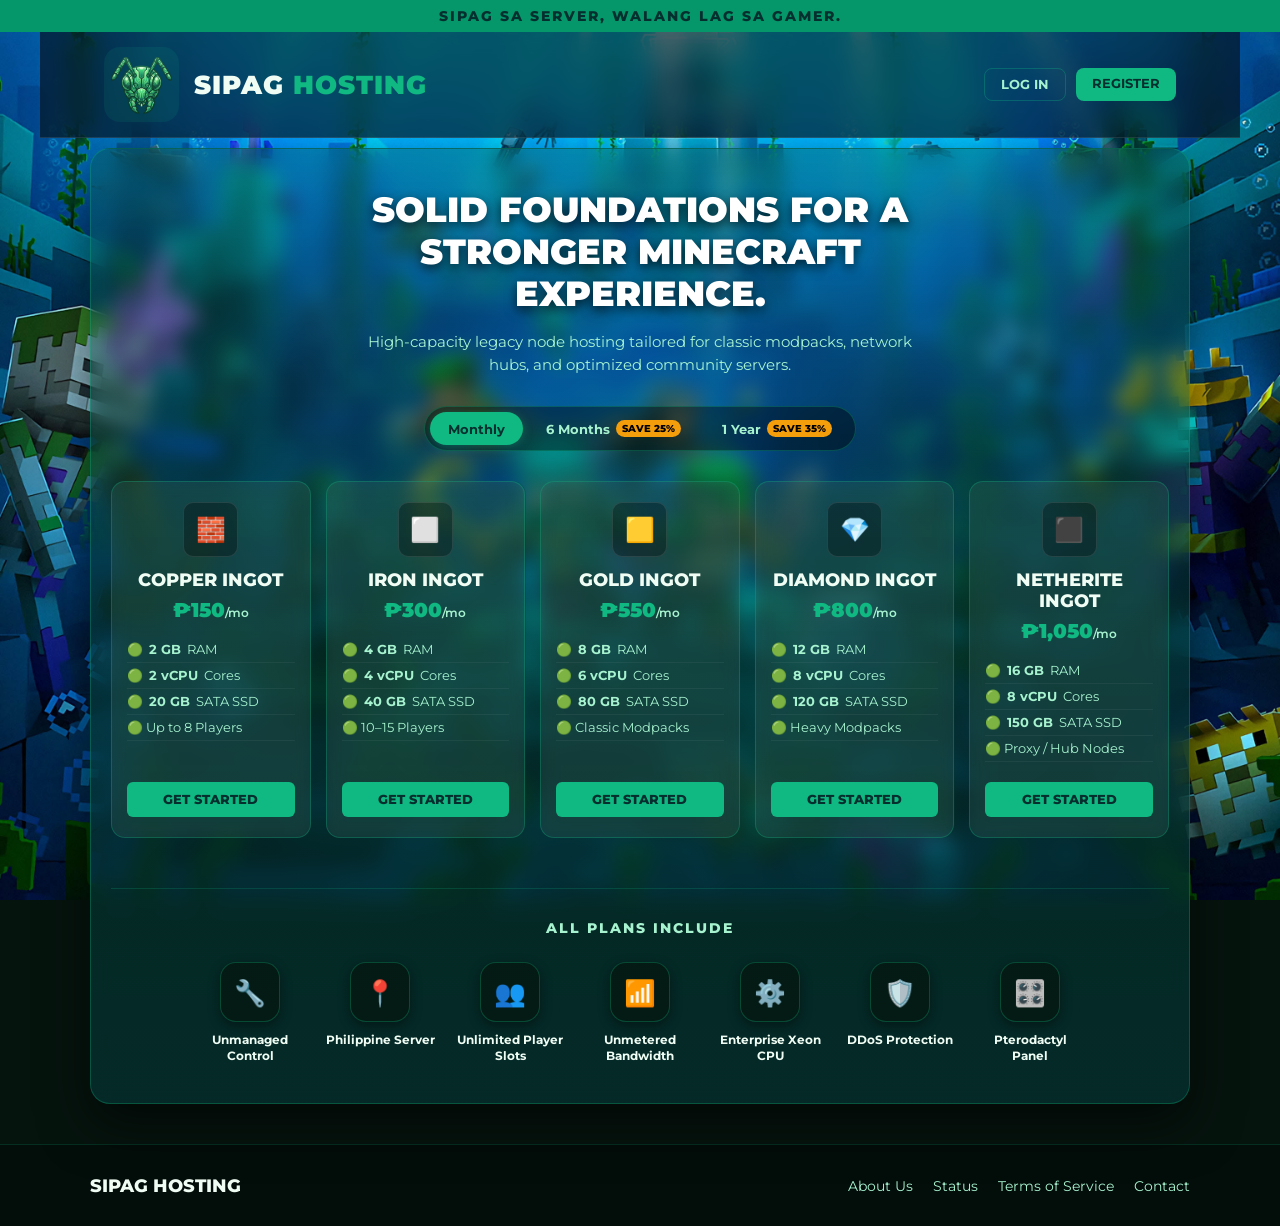
<file: index.html>
<!DOCTYPE html>
<html lang="en">
<head>
  <meta charset="UTF-8" />
  <meta name="viewport" content="width=device-width, initial-scale=1.0" />
  <title>Sipag Hosting | Solid Foundations for Minecraft</title>
  <link href="https://fonts.googleapis.com/css2?family=Montserrat:wght@400;700;800;900&display=swap" rel="stylesheet">
  <link rel="stylesheet" href="styles.css" />
  <style>
    body {
      background-image: url('images/shbg.jpg'); /* Replace with your exact filename */
      background-size: cover;
      background-position: center;
      background-repeat: no-repeat;
      background-attachment: fixed;
    }
  </style>
</head>
<body>

  <!-- Top Announcement Bar -->
  <div class="top-banner">
    Sipag sa Server, Walang Lag sa Gamer.
  </div>

  <!-- Header with Auth Buttons -->
  <header class="header">
    <a href="index.html" class="brand-container brand-link">
      <div class="logo-container">
        <img src="images/logo.png" alt="Sipag Hosting Logo" />
      </div>
      <h1 class="brand-title">SIPAG <span>HOSTING</span></h1>
    </a>

    <!-- Navigation Redirect Buttons -->
    <nav class="nav-links">
      <a href="login.html" class="nav-btn-secondary" id="nav-login-btn">Log In</a>
      <a href="register.html" class="nav-btn-primary" id="nav-register-btn">Register</a>
      <a href="dashboard.html" class="nav-btn-primary" id="nav-dashboard-btn" style="display:none;">Dashboard</a>
      <button onclick="logoutMain()" class="nav-btn-secondary" id="nav-logout-btn" style="display:none; cursor:pointer;">Logout</button>
    </nav>
  </header>

  <!-- Hero Section & Glass Card Layout -->
  <main class="hero-stage">
    <h2 class="hero-title">Solid Foundations for a Stronger Minecraft Experience.</h2>
    <p class="hero-subtitle">High-capacity legacy node hosting tailored for classic modpacks, network hubs, and optimized community servers.</p>

    <!-- Subscription Billing Cycle Selector -->
    <div class="billing-container">
      <div class="billing-toggle">
        <button class="toggle-btn active" data-period="monthly" onclick="setBilling('monthly')">Monthly</button>
        <button class="toggle-btn" data-period="half-year" onclick="setBilling('half-year')">
          6 Months <span class="discount-badge">SAVE 25%</span>
        </button>
        <button class="toggle-btn" data-period="yearly" onclick="setBilling('yearly')">
          1 Year <span class="discount-badge">SAVE 35%</span>
        </button>
      </div>
    </div>

    <!-- Pricing Tiers Grid -->
    <div class="tiers-grid">
      
      <!-- Copper Ingot -->
      <div class="tier-card">
        <div class="badge-icon">🧱</div>
        <div class="tier-name">Copper Ingot</div>
        <div class="tier-price"><span id="price-copper">₱150</span><span class="period" id="period-copper">/mo</span></div>
        <ul class="tier-specs">
          <li>🟢 <strong>2 GB</strong> RAM</li>
          <li>🟢 <strong>2 vCPU</strong> Cores</li>
          <li>🟢 <strong>20 GB</strong> SATA SSD</li>
          <li>🟢 Up to 8 Players</li>
        </ul>
        <button class="btn-start" onclick="selectPlan('Copper Ingot', 150)">Get Started</button>
      </div>

      <!-- Iron Ingot -->
      <div class="tier-card">
        <div class="badge-icon">⬜</div>
        <div class="tier-name">Iron Ingot</div>
        <div class="tier-price"><span id="price-iron">₱300</span><span class="period" id="period-iron">/mo</span></div>
        <ul class="tier-specs">
          <li>🟢 <strong>4 GB</strong> RAM</li>
          <li>🟢 <strong>4 vCPU</strong> Cores</li>
          <li>🟢 <strong>40 GB</strong> SATA SSD</li>
          <li>🟢 10–15 Players</li>
        </ul>
        <button class="btn-start" onclick="selectPlan('Iron Ingot', 300)">Get Started</button>
      </div>

      <!-- Gold Ingot -->
      <div class="tier-card">
        <div class="badge-icon">🟨</div>
        <div class="tier-name">Gold Ingot</div>
        <div class="tier-price"><span id="price-gold">₱550</span><span class="period" id="period-gold">/mo</span></div>
        <ul class="tier-specs">
          <li>🟢 <strong>8 GB</strong> RAM</li>
          <li>🟢 <strong>6 vCPU</strong> Cores</li>
          <li>🟢 <strong>80 GB</strong> SATA SSD</li>
          <li>🟢 Classic Modpacks</li>
        </ul>
        <button class="btn-start" onclick="selectPlan('Gold Ingot', 550)">Get Started</button>
      </div>

      <!-- Diamond Ingot -->
      <div class="tier-card">
        <div class="badge-icon">💎</div>
        <div class="tier-name">Diamond Ingot</div>
        <div class="tier-price"><span id="price-diamond">₱800</span><span class="period" id="period-diamond">/mo</span></div>
        <ul class="tier-specs">
          <li>🟢 <strong>12 GB</strong> RAM</li>
          <li>🟢 <strong>8 vCPU</strong> Cores</li>
          <li>🟢 <strong>120 GB</strong> SATA SSD</li>
          <li>🟢 Heavy Modpacks</li>
        </ul>
        <button class="btn-start" onclick="selectPlan('Diamond Ingot', 800)">Get Started</button>
      </div>

      <!-- Netherite Ingot -->
      <div class="tier-card">
        <div class="badge-icon">⬛</div>
        <div class="tier-name">Netherite Ingot</div>
        <div class="tier-price"><span id="price-netherite">₱1,050</span><span class="period" id="period-netherite">/mo</span></div>
        <ul class="tier-specs">
          <li>🟢 <strong>16 GB</strong> RAM</li>
          <li>🟢 <strong>8 vCPU</strong> Cores</li>
          <li>🟢 <strong>150 GB</strong> SATA SSD</li>
          <li>🟢 Proxy / Hub Nodes</li>
        </ul>
        <button class="btn-start" onclick="selectPlan('Netherite Ingot', 1050)">Get Started</button>
      </div>

    </div>

    <!-- Features Highlight Bar -->
    <section class="features-container">
      <h3 class="features-title">ALL PLANS INCLUDE</h3>
      <div class="features-grid">
        <div class="feature-item"><div class="feature-icon-box">🔧</div><span class="feature-label">Unmanaged Control</span></div>
        <div class="feature-item"><div class="feature-icon-box">📍</div><span class="feature-label">Philippine Server</span></div>
        <div class="feature-item"><div class="feature-icon-box">👥</div><span class="feature-label">Unlimited Player Slots</span></div>
        <div class="feature-item"><div class="feature-icon-box">📶</div><span class="feature-label">Unmetered Bandwidth</span></div>
        <div class="feature-item"><div class="feature-icon-box">⚙️</div><span class="feature-label">Enterprise Xeon CPU</span></div>
        <div class="feature-item"><div class="feature-icon-box">🛡️</div><span class="feature-label">DDoS Protection</span></div>
        <div class="feature-item"><div class="feature-icon-box">🎛️</div><span class="feature-label">Pterodactyl Panel</span></div>
      </div>
    </section>

  </main>

  <!-- Footer -->
  <footer class="footer">
    <div class="footer-content">
      <div class="footer-brand">SIPAG HOSTING</div>
      <div class="footer-links">
        <a href="#">About Us</a>
        <a href="#">Status</a>
        <a href="#">Terms of Service</a>
        <a href="#">Contact</a>
      </div>
    </div>
  </footer>

  <script>
    let currentPeriod = 'monthly';
    const baseMonthlyPrices = { copper: 150, iron: 300, gold: 550, diamond: 800, netherite: 1050 };

    function setBilling(period) {
      currentPeriod = period;
      document.querySelectorAll('.toggle-btn').forEach(btn => btn.classList.remove('active'));
      document.querySelector(`[data-period="${period}"]`).classList.add('active');

      let discountMultiplier = 1.0;
      if (period === 'half-year') discountMultiplier = 0.75;
      else if (period === 'yearly') discountMultiplier = 0.65;

      for (const [tier, basePrice] of Object.entries(baseMonthlyPrices)) {
        const discountedMonthlyRate = Math.round(basePrice * discountMultiplier);
        document.getElementById(`price-${tier}`).textContent = `₱${discountedMonthlyRate.toLocaleString()}`;
      }
    }

    function selectPlan(planName, basePrice) {
      const selected = { planName, basePrice, period: currentPeriod };
      localStorage.setItem('sipag_pending_plan', JSON.stringify(selected));

      const currentUser = localStorage.getItem('sipag_user');
      if (currentUser) {
        window.location.href = 'dashboard.html';
      } else {
        window.location.href = 'register.html';
      }
    }

    function checkLoginState() {
      const user = JSON.parse(localStorage.getItem('sipag_user'));
      const loginBtn = document.getElementById('nav-login-btn');
      const registerBtn = document.getElementById('nav-register-btn');
      const dashboardBtn = document.getElementById('nav-dashboard-btn');
      const logoutBtn = document.getElementById('nav-logout-btn');

      if (user) {
        loginBtn.style.display = 'none';
        registerBtn.style.display = 'none';
        dashboardBtn.style.display = 'inline-block';
        logoutBtn.style.display = 'inline-block';
      } else {
        loginBtn.style.display = 'inline-block';
        registerBtn.style.display = 'inline-block';
        dashboardBtn.style.display = 'none';
        logoutBtn.style.display = 'none';
      }
    }

    function logoutMain() {
      localStorage.removeItem('sipag_user');
      checkLoginState();
    }

    checkLoginState();
  </script>
</body>
</html>
</file>
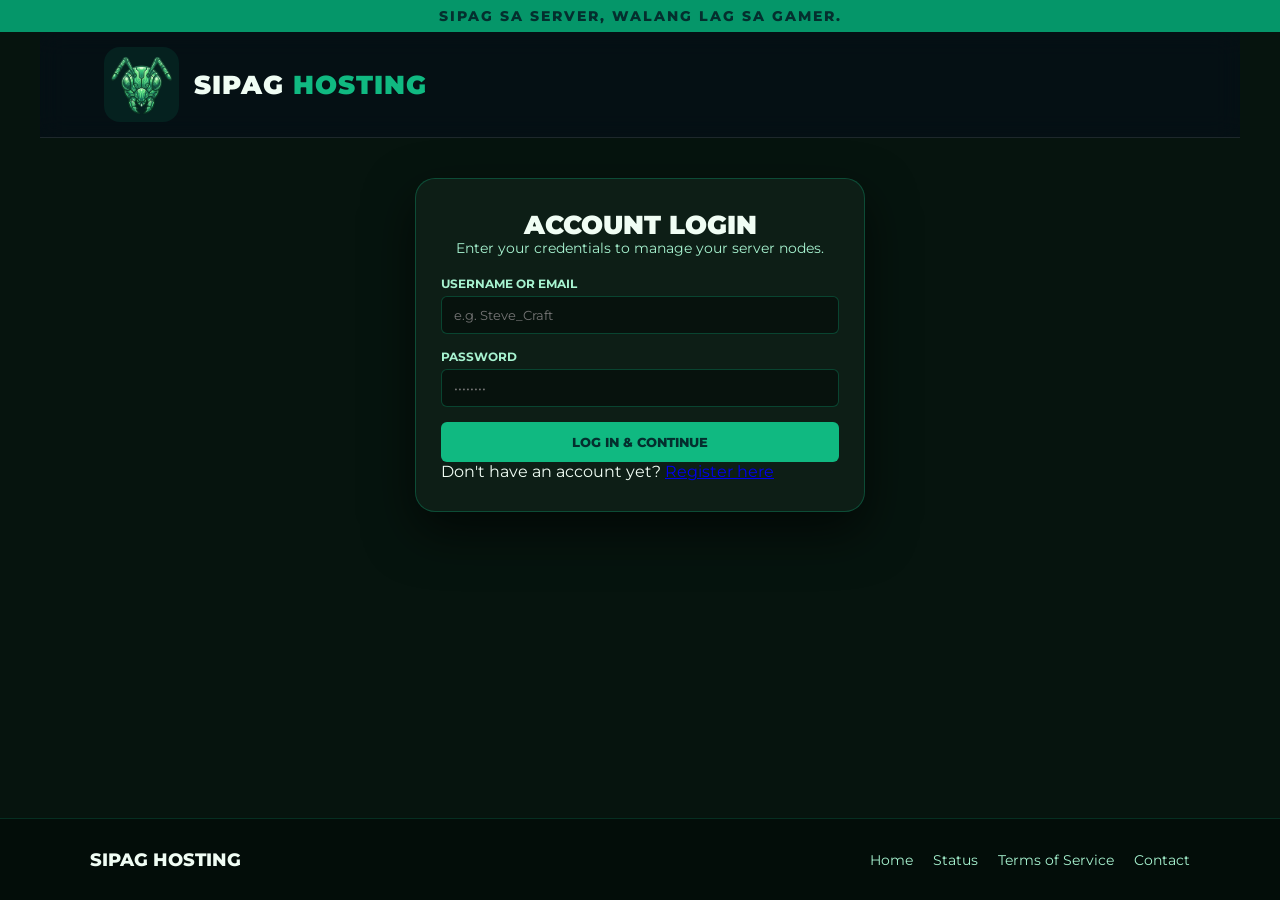
<file: login.html>
<!DOCTYPE html>
<html lang="en">
<head>
  <meta charset="UTF-8" />
  <meta name="viewport" content="width=device-width, initial-scale=1.0" />
  <title>Login | Sipag Hosting</title>
  <link href="https://fonts.googleapis.com/css2?family=Montserrat:wght@400;700;800;900&display=swap" rel="stylesheet">
  <link rel="stylesheet" href="styles.css" />
</head>
<body>

  <!-- Top Announcement Bar -->
  <div class="top-banner">
    Sipag sa Server, Walang Lag sa Gamer.
  </div>

  <!-- Header -->
  <header class="header">
    <a href="index.html" class="brand-container brand-link">
      <div class="logo-container">
        <img src="images/logo.png" alt="Sipag Hosting Logo" />
      </div>
      <h1 class="brand-title">SIPAG <span>HOSTING</span></h1>
    </a>
  </header>

  <!-- Login Card Stage -->
  <main class="auth-stage">
    <div class="auth-card">
      <h2 class="auth-title">Account Login</h2>
      <p class="auth-subtitle" id="login-notice">Enter your credentials to manage your server nodes.</p>

      <form class="auth-form" onsubmit="handleLogin(event)">
        <div class="form-group">
          <label for="username">Username or Email</label>
          <input type="text" id="username" placeholder="e.g. Steve_Craft" required />
        </div>

        <div class="form-group">
          <label for="password">Password</label>
          <input type="password" id="password" placeholder="••••••••" required />
        </div>

        <button type="submit" class="btn-submit">Log In & Continue</button>
      </form>

      <p class="auth-footer-text">
        Don't have an account yet? <a href="register.html">Register here</a>
      </p>
    </div>
  </main>

  <!-- Footer -->
  <footer class="footer">
    <div class="footer-content">
      <div class="footer-brand">SIPAG HOSTING</div>
      <div class="footer-links">
        <a href="index.html">Home</a>
        <a href="#">Status</a>
        <a href="#">Terms of Service</a>
        <a href="#">Contact</a>
      </div>
    </div>
  </footer>

  <script>
    // Check if user came from selecting a hosting tier
    const pendingPlan = JSON.parse(localStorage.getItem('sipag_pending_plan'));
    if (pendingPlan) {
      document.getElementById('login-notice').innerHTML = `Log in to add <strong>${pendingPlan.planName} (${pendingPlan.period})</strong> to your account.`;
    }

    function handleLogin(event) {
      event.preventDefault();
      const usernameInput = document.getElementById('username').value;
      
      const user = {
        username: usernameInput,
        email: usernameInput.includes('@') ? usernameInput : `${usernameInput.toLowerCase()}@minecraft.ph`
      };

      // Save logged-in user state
      localStorage.setItem('sipag_user', JSON.stringify(user));

      // Add subscription if a pending plan exists
      if (pendingPlan) {
        let subs = JSON.parse(localStorage.getItem('sipag_subscriptions')) || [];
        subs.push({
          id: 'MC-' + Math.floor(1000 + Math.random() * 9000),
          plan: pendingPlan.planName,
          period: pendingPlan.period,
          status: 'Active',
          ip: '103.21.244.' + Math.floor(Math.random() * 250) + ':25565'
        });
        localStorage.setItem('sipag_subscriptions', JSON.stringify(subs));
        localStorage.removeItem('sipag_pending_plan');
      }

      window.location.href = 'dashboard.html';
    }
  </script>
</body>
</html>
</file>
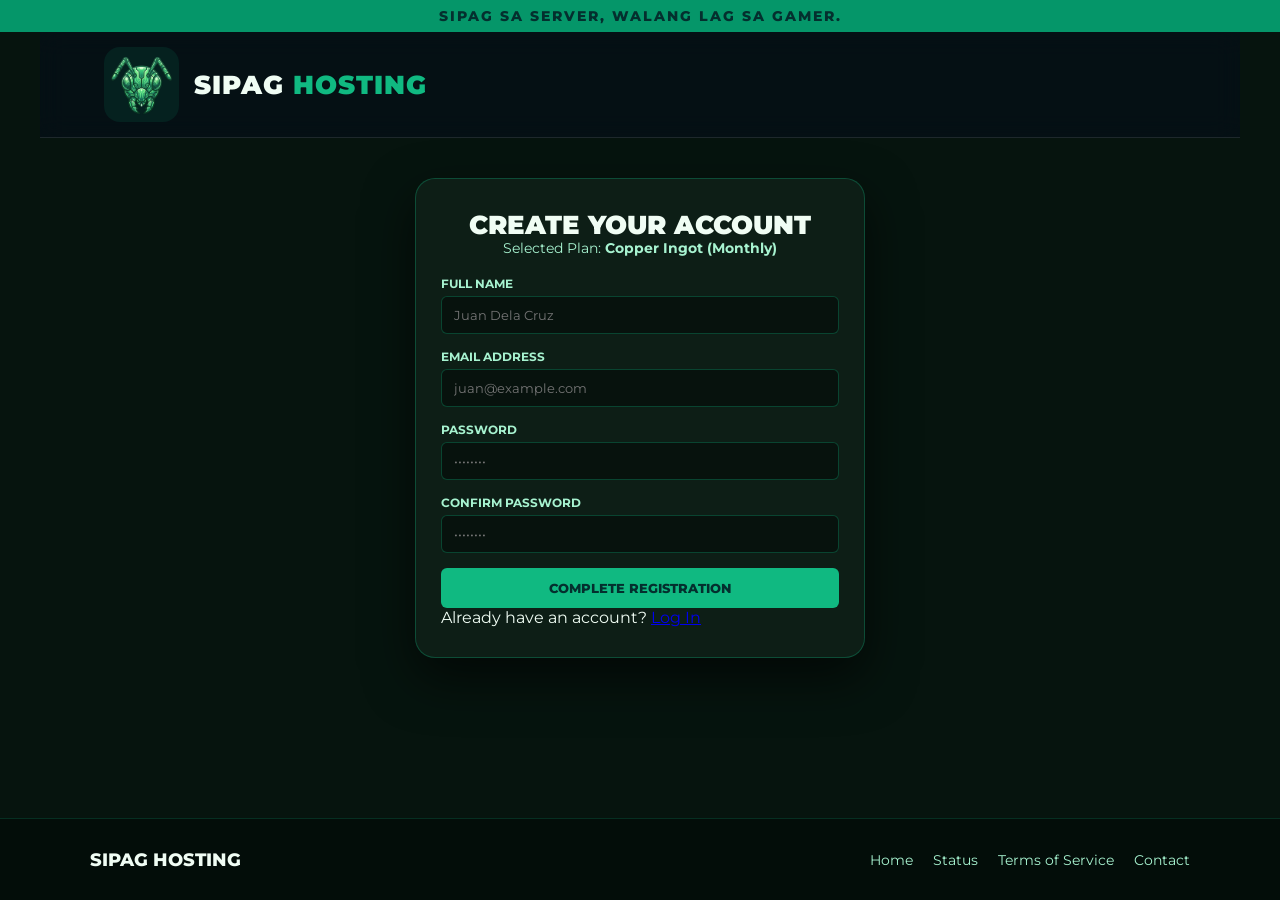
<file: register.html>
<!DOCTYPE html>
<html lang="en">
<head>
  <meta charset="UTF-8" />
  <meta name="viewport" content="width=device-width, initial-scale=1.0" />
  <title>Register | Sipag Hosting</title>
  <link href="https://fonts.googleapis.com/css2?family=Montserrat:wght@400;700;800;900&display=swap" rel="stylesheet">
  <link rel="stylesheet" href="styles.css" />
</head>
<body>

  <div class="top-banner">
    Sipag sa Server, Walang Lag sa Gamer.
  </div>

  <header class="header">
    <a href="index.html" class="brand-container brand-link">
      <div class="logo-container">
        <img src="images/logo.png" alt="Sipag Hosting Logo" />
      </div>
      <h1 class="brand-title">SIPAG <span>HOSTING</span></h1>
    </a>
  </header>

  <main class="auth-stage">
    <div class="auth-card">
      <h2 class="auth-title">Create Your Account</h2>
      <p class="auth-subtitle">Selected Plan: <strong id="selected-plan-display">Loading...</strong></p>

      <form class="auth-form" action="#" method="POST" onsubmit="event.preventDefault(); alert('Registration submitted successfully!');">
        
        <input type="hidden" id="plan-input" name="plan" value="" />
        <input type="hidden" id="billing-input" name="billing" value="" />

        <div class="form-group">
          <label for="fullname">Full Name</label>
          <input type="text" id="fullname" name="fullname" placeholder="Juan Dela Cruz" required />
        </div>

        <div class="form-group">
          <label for="email">Email Address</label>
          <input type="email" id="email" name="email" placeholder="juan@example.com" required />
        </div>

        <div class="form-group">
          <label for="password">Password</label>
          <input type="password" id="password" name="password" placeholder="••••••••" required />
        </div>

        <div class="form-group">
          <label for="confirm-password">Confirm Password</label>
          <input type="password" id="confirm-password" name="confirm-password" placeholder="••••••••" required />
        </div>

        <button type="submit" class="btn-submit">Complete Registration</button>
      </form>

      <p class="auth-footer-text">
          Already have an account? <a href="login.html">Log In</a>
      </p>
    </div>
  </main>

  <footer class="footer">
    <div class="footer-content">
      <div class="footer-brand">SIPAG HOSTING</div>
      <div class="footer-links">
        <a href="index.html">Home</a>
        <a href="#">Status</a>
        <a href="#">Terms of Service</a>
        <a href="#">Contact</a>
      </div>
    </div>
  </footer>

  <script>
    const urlParams = new URLSearchParams(window.location.search);
    const plan = urlParams.get('plan') || 'Copper Ingot';
    const period = urlParams.get('period') || 'monthly';

    const readablePeriod = period === 'half-year' ? '6 Months' : period === 'yearly' ? '1 Year' : 'Monthly';

    document.getElementById('selected-plan-display').textContent = `${plan} (${readablePeriod})`;
    document.getElementById('plan-input').value = plan;
    document.getElementById('billing-input').value = period;
  </script>
</body>
</html>
</file>
<file: styles.css>
:root {
  --bg-dark: #06140e;
  --panel-bg: rgba(16, 34, 26, 0.75);
  --card-bg: rgba(255, 255, 255, 0.06);
  --card-border: rgba(16, 185, 129, 0.3);
  --emerald-primary: #10b981;
  --emerald-glow: #059669;
  --emerald-light: #d1fae5;
  --text-main: #f0fdf4;
  --text-sub: #a7f3d0;
  --accent-brown: #3f2e21;
}

* {
  box-sizing: border-box;
  margin: 0;
  padding: 0;
  font-family: 'Montserrat', sans-serif;
}

body {
  background-color: var(--bg-dark);
  color: var(--text-main);
  min-height: 100vh;
  display: flex;
  flex-direction: column;
  align-items: center;
}

/* Top Announcement Banner */
.top-banner {
  width: 100%;
  background-color: var(--emerald-glow);
  color: #042f2e;
  text-align: center;
  padding: 8px 16px;
  font-weight: 800;
  font-size: 0.85rem;
  letter-spacing: 2px;
  text-transform: uppercase;
}

/* Header & Navigation */
.header {
  width: 100%;
  max-width: 1200px;
  padding: 20px;
  display: flex;
  justify-content: space-between;
  align-items: center;
}

.brand-container {
  display: flex;
  align-items: center;
  gap: 15px;
}

/* Logo Container Next to Title */
.logo-container {
  width: 75px;
  height: 75px;
  border-radius: 16px;
  background: rgba(16, 185, 129, 0.1);
  display: flex;
  align-items: center;
  justify-content: center;
  font-size: 0.65rem;
  color: var(--emerald-light);
  text-align: center;
  font-weight: 700;
  overflow: hidden;
}

.logo-container img {
  width: 100%;
  height: 100%;
  object-fit: cover;
}

.brand-title {
  font-weight: 900;
  font-size: 1.6rem;
  letter-spacing: 1px;
  color: var(--text-main);
  text-transform: uppercase;
}

.brand-title span {
  color: var(--emerald-primary);
}

/* Hero & Card Glass Stage */
.hero-stage {
  width: 92%;
  max-width: 1100px;
  margin: 10px 0 40px 0;
  background: linear-gradient(180deg, rgba(6, 78, 59, 0.4) 0%, rgba(4, 47, 46, 0.8) 100%),
              url('https://images.unsplash.com/photo-1627856013091-fed6e4e30025?q=80&w=1200&auto=format&fit=crop') center/cover no-repeat;
  border: 1px solid var(--card-border);
  border-radius: 20px;
  padding: 40px 20px;
  box-shadow: 0 20px 50px rgba(0,0,0,0.6);
  backdrop-filter: blur(10px);
  text-align: center;
}

.hero-title {
  font-size: 2.2rem;
  font-weight: 900;
  line-height: 1.2;
  color: #ffffff;
  max-width: 700px;
  margin: 0 auto 15px auto;
  text-transform: uppercase;
  text-shadow: 0 4px 12px rgba(0,0,0,0.7);
}

.hero-subtitle {
  font-size: 0.95rem;
  color: var(--text-sub);
  max-width: 550px;
  margin: 0 auto 30px auto;
  line-height: 1.5;
}

/* Subscription Toggle Switcher */
.billing-container {
  display: flex;
  justify-content: center;
  margin-bottom: 30px;
}

.billing-toggle {
  display: inline-flex;
  background: rgba(0, 0, 0, 0.4);
  padding: 5px;
  border-radius: 30px;
  border: 1px solid var(--card-border);
  gap: 5px;
  flex-wrap: wrap;
  justify-content: center;
}

.toggle-btn {
  background: transparent;
  border: none;
  color: var(--text-sub);
  padding: 8px 18px;
  font-size: 0.82rem;
  font-weight: 700;
  border-radius: 20px;
  cursor: pointer;
  transition: all 0.3s ease;
  display: flex;
  align-items: center;
  gap: 6px;
}

.toggle-btn.active {
  background: var(--emerald-primary);
  color: #042f2e;
  box-shadow: 0 2px 10px rgba(16, 185, 129, 0.4);
}

.discount-badge {
  background: #f59e0b;
  color: #000;
  font-size: 0.65rem;
  font-weight: 800;
  padding: 2px 6px;
  border-radius: 10px;
  text-transform: uppercase;
}

/* Pricing Grid */
.tiers-grid {
  display: grid;
  grid-template-columns: repeat(auto-fit, minmax(190px, 1fr));
  gap: 15px;
  justify-content: center;
}

.tier-card {
  background: var(--card-bg);
  border: 1px solid var(--card-border);
  border-radius: 14px;
  padding: 20px 15px;
  backdrop-filter: blur(8px);
  display: flex;
  flex-direction: column;
  align-items: center;
  transition: transform 0.2s ease, border-color 0.2s ease;
}

.tier-card:hover {
  transform: translateY(-5px);
  border-color: var(--emerald-primary);
  box-shadow: 0 10px 20px rgba(16, 185, 129, 0.2);
}

.badge-icon {
  width: 55px;
  height: 55px;
  background: rgba(0,0,0,0.3);
  border-radius: 10px;
  display: flex;
  align-items: center;
  justify-content: center;
  font-size: 1.5rem;
  margin-bottom: 12px;
  border: 1px solid rgba(255,255,255,0.1);
}

.tier-name {
  font-size: 1.1rem;
  font-weight: 800;
  text-transform: uppercase;
  margin-bottom: 8px;
  color: var(--text-main);
}

.tier-price {
  font-size: 1.25rem;
  font-weight: 900;
  color: var(--emerald-primary);
  margin-bottom: 15px;
}

.tier-price .period {
  font-size: 0.75rem;
  color: var(--text-sub);
  font-weight: 600;
}

.tier-specs {
  list-style: none;
  width: 100%;
  text-align: left;
  font-size: 0.8rem;
  color: var(--text-sub);
  margin-bottom: 20px;
}

.tier-specs li {
  padding: 5px 0;
  border-bottom: 1px solid rgba(255,255,255,0.05);
  display: flex;
  align-items: center;
  gap: 6px;
}

.btn-start {
  width: 100%;
  padding: 10px;
  background: var(--emerald-primary);
  color: #042f2e;
  border: none;
  border-radius: 6px;
  font-weight: 800;
  font-size: 0.8rem;
  text-transform: uppercase;
  cursor: pointer;
  margin-top: auto;
  transition: background 0.2s ease;
}

.btn-start:hover {
  background: var(--emerald-light);
}

/* Features Highlight Bar Section */
.features-container {
  margin-top: 50px;
  padding-top: 30px;
  border-top: 1px solid rgba(16, 185, 129, 0.2);
}

.features-title {
  font-size: 0.9rem;
  font-weight: 800;
  letter-spacing: 2px;
  color: var(--text-sub);
  margin-bottom: 25px;
  text-transform: uppercase;
}

.features-grid {
  display: flex;
  flex-wrap: wrap;
  justify-content: center;
  gap: 20px;
}

.feature-item {
  display: flex;
  flex-direction: column;
  align-items: center;
  width: 110px;
}

.feature-icon-box {
  width: 60px;
  height: 60px;
  background: rgba(6, 20, 14, 0.7);
  border: 1px solid var(--card-border);
  border-radius: 16px;
  display: flex;
  align-items: center;
  justify-content: center;
  font-size: 1.6rem;
  margin-bottom: 10px;
  box-shadow: 0 4px 12px rgba(0, 0, 0, 0.4);
}

.feature-label {
  font-size: 0.75rem;
  font-weight: 700;
  color: var(--text-main);
  line-height: 1.3;
}

/* Footer */
.footer {
  width: 100%;
  background: #030d09;
  border-top: 1px solid rgba(16, 185, 129, 0.2);
  padding: 30px 20px;
  margin-top: auto;
}

.footer-content {
  max-width: 1100px;
  margin: 0 auto;
  display: flex;
  justify-content: space-between;
  align-items: center;
  flex-wrap: wrap;
  gap: 20px;
}

.footer-brand {
  font-weight: 800;
  font-size: 1.1rem;
}

.footer-links {
  display: flex;
  gap: 20px;
  font-size: 0.85rem;
  color: var(--text-sub);
}

.footer-links a {
  color: var(--text-sub);
  text-decoration: none;
}

.footer-links a:hover {
  color: var(--emerald-primary);
}

/* Navigation Buttons */
.nav-links {
  display: flex;
  gap: 10px;
}

.nav-btn-primary, .nav-btn-secondary {
  padding: 8px 16px;
  border-radius: 8px;
  font-weight: 700;
  font-size: 0.8rem;
  text-decoration: none;
  text-transform: uppercase;
}

.nav-btn-primary {
  background: var(--emerald-primary);
  color: #042f2e;
}

.nav-btn-secondary {
  background: transparent;
  color: var(--text-sub);
  border: 1px solid var(--card-border);
}

.brand-link {
  text-decoration: none;
  color: inherit;
}

/* Authentication Page */
.auth-stage {
  width: 92%;
  max-width: 450px;
  margin: 40px 0 60px 0;
}

.auth-card {
  background: var(--panel-bg);
  border: 1px solid var(--card-border);
  border-radius: 20px;
  padding: 30px 25px;
  box-shadow: 0 20px 50px rgba(0,0,0,0.6);
}

.auth-title {
  font-size: 1.6rem;
  font-weight: 900;
  text-transform: uppercase;
  text-align: center;
}

.auth-subtitle {
  font-size: 0.85rem;
  color: var(--text-sub);
  text-align: center;
  margin-bottom: 20px;
}

.auth-form {
  display: flex;
  flex-direction: column;
  gap: 15px;
}

.form-group {
  display: flex;
  flex-direction: column;
  gap: 5px;
}

.form-group label {
  font-size: 0.75rem;
  font-weight: 700;
  color: var(--text-sub);
  text-transform: uppercase;
}

.form-group input {
  padding: 10px 12px;
  border-radius: 6px;
  border: 1px solid var(--card-border);
  background: rgba(0, 0, 0, 0.4);
  color: var(--text-main);
  outline: none;
}

.form-group input:focus {
  border-color: var(--emerald-primary);
}

.btn-submit {
  padding: 12px;
  background: var(--emerald-primary);
  color: #042f2e;
  border: none;
  border-radius: 6px;
  font-weight: 800;
  text-transform: uppercase;
  cursor: pointer;
}

/* Dashboard Styles */
.dashboard-stage {
  width: 92%;
  max-width: 1100px;
  margin: 20px 0 60px 0;
}

.dashboard-header {
  display: flex;
  justify-content: space-between;
  align-items: center;
  margin-bottom: 30px;
}

.section-title {
  font-size: 1.1rem;
  color: var(--text-sub);
  margin-bottom: 20px;
  text-transform: uppercase;
}

.subs-grid {
  display: grid;
  grid-template-columns: repeat(auto-fill, minmax(280px, 1fr));
  gap: 20px;
}

.sub-card {
  background: var(--panel-bg);
  border: 1px solid var(--card-border);
  border-radius: 12px;
  padding: 20px;
}

.sub-header {
  display: flex;
  justify-content: space-between;
  font-size: 0.75rem;
  margin-bottom: 10px;
}

.sub-status {
  background: var(--emerald-glow);
  color: #042f2e;
  padding: 2px 8px;
  border-radius: 10px;
  font-weight: 800;
}

.sub-title {
  font-size: 1.2rem;
  font-weight: 800;
  margin-bottom: 10px;
}

.sub-detail {
  font-size: 0.85rem;
  color: var(--text-sub);
  margin-bottom: 5px;
}

.sub-actions {
  display: flex;
  gap: 10px;
  margin-top: 15px;
}

.btn-action {
  flex: 1;
  padding: 8px;
  background: var(--emerald-primary);
  border: none;
  border-radius: 6px;
  font-weight: 700;
  font-size: 0.75rem;
  cursor: pointer;
}

.btn-danger {
  background: rgba(239, 68, 68, 0.2);
  color: #fca5a5;
  border: 1px solid rgba(239, 68, 68, 0.4);
}

/* Top Login/Register Section Above Main Content */
.top-auth-wrapper {
  width: 92%;
  max-width: 1100px;
  margin: 10px auto 15px auto;
}

.top-auth-card {
  background: var(--panel-bg);
  border: 1px solid var(--card-border);
  border-radius: 14px;
  padding: 15px 20px;
  box-shadow: 0 10px 30px rgba(0, 0, 0, 0.5);
  backdrop-filter: blur(8px);
}

.auth-tabs {
  display: flex;
  gap: 10px;
  margin-bottom: 12px;
  border-bottom: 1px solid rgba(255, 255, 255, 0.1);
  padding-bottom: 8px;
}

.auth-tab-btn {
  background: transparent;
  border: none;
  color: var(--text-sub);
  font-weight: 800;
  font-size: 0.85rem;
  text-transform: uppercase;
  cursor: pointer;
  padding: 4px 10px;
  border-radius: 6px;
  transition: all 0.2s ease;
}

.auth-tab-btn.active {
  background: var(--emerald-primary);
  color: #042f2e;
}

.auth-input-group {
  display: flex;
  flex-wrap: wrap;
  gap: 10px;
  align-items: center;
}

.auth-input-group input {
  flex: 1;
  min-width: 180px;
  padding: 10px 14px;
  border-radius: 8px;
  border: 1px solid var(--card-border);
  background: rgba(0, 0, 0, 0.4);
  color: var(--text-main);
  font-size: 0.85rem;
  outline: none;
}

.auth-input-group input:focus {
  border-color: var(--emerald-primary);
}

.auth-inline-btn {
  width: auto;
  padding: 10px 20px;
  margin-top: 0;
}

.user-session-bar {
  display: flex;
  justify-content: space-between;
  align-items: center;
  flex-wrap: wrap;
  gap: 15px;
  font-size: 0.9rem;
}

.session-actions {
  display: flex;
  gap: 10px;
}

.header {
  background: rgba(5, 15, 25, 0.65); /* Dark semi-transparent background for contrast */
  backdrop-filter: blur(12px);        /* Blurs the ocean background behind the header */
  -webkit-backdrop-filter: blur(12px);/* Ensures support for Safari browsers */
  border-bottom: 1px solid rgba(255, 255, 255, 0.1); /* Optional subtle divider line */
  
  /* Layout alignment (matches your existing header setup) */
  display: flex;
  justify-content: space-between;
  align-items: center;
  padding: 15px 5%;
  position: sticky;
  top: 0;
  z-index: 100;
}

/* ==========================================
   Mobile Responsive Adjustments (Max Width: 768px)
   ========================================== */
@media (max-width: 768px) {
  /* Fix Header Layout & Logo Scaling */
  .header {
    padding: 10px 12px;
    flex-wrap: wrap;
    justify-content: space-between;
    gap: 8px;
  }

  .logo-container img {
    height: 32px; /* Scale logo image to fit tight mobile headers */
  }

  .brand-title {
    font-size: 0.95rem; /* Prevent brand text from pushing buttons off-screen */
  }

  .nav-links {
    gap: 6px;
  }

  .nav-btn-primary,
  .nav-btn-secondary {
    padding: 6px 10px;
    font-size: 0.7rem;
  }

  /* Scale Main Section & Typography */
  .hero-stage {
    width: 95%;
    padding: 10px 5px;
    margin-top: 15px;
  }

  .hero-title {
    font-size: 1.35rem; /* Scale down hero text so it doesn't take over screen height */
    line-height: 1.25;
    margin-bottom: 10px;
  }

  .hero-subtitle {
    font-size: 0.8rem;
    line-height: 1.4;
  }

  /* Fix Billing Cycle Toggle Wrapping */
  .billing-container {
    width: 100%;
    margin: 15px 0;
  }

  .billing-toggle {
    flex-direction: column; /* Stack cycle options vertically on mobile */
    width: 100%;
    gap: 6px;
    border-radius: 12px;
    padding: 6px;
  }

  .toggle-btn {
    width: 100%;
    justify-content: center;
    padding: 8px 10px;
    font-size: 0.75rem;
  }

  /* Single Column Layout for Pricing Cards & Features */
  .tiers-grid {
    grid-template-columns: 1fr; /* Display cards 1 per row */
    gap: 15px;
  }

  .tier-card {
    padding: 20px 15px;
  }

  .features-grid {
    grid-template-columns: repeat(2, 1fr); /* 2 columns for features on mobile */
    gap: 10px;
  }
}
</file>
